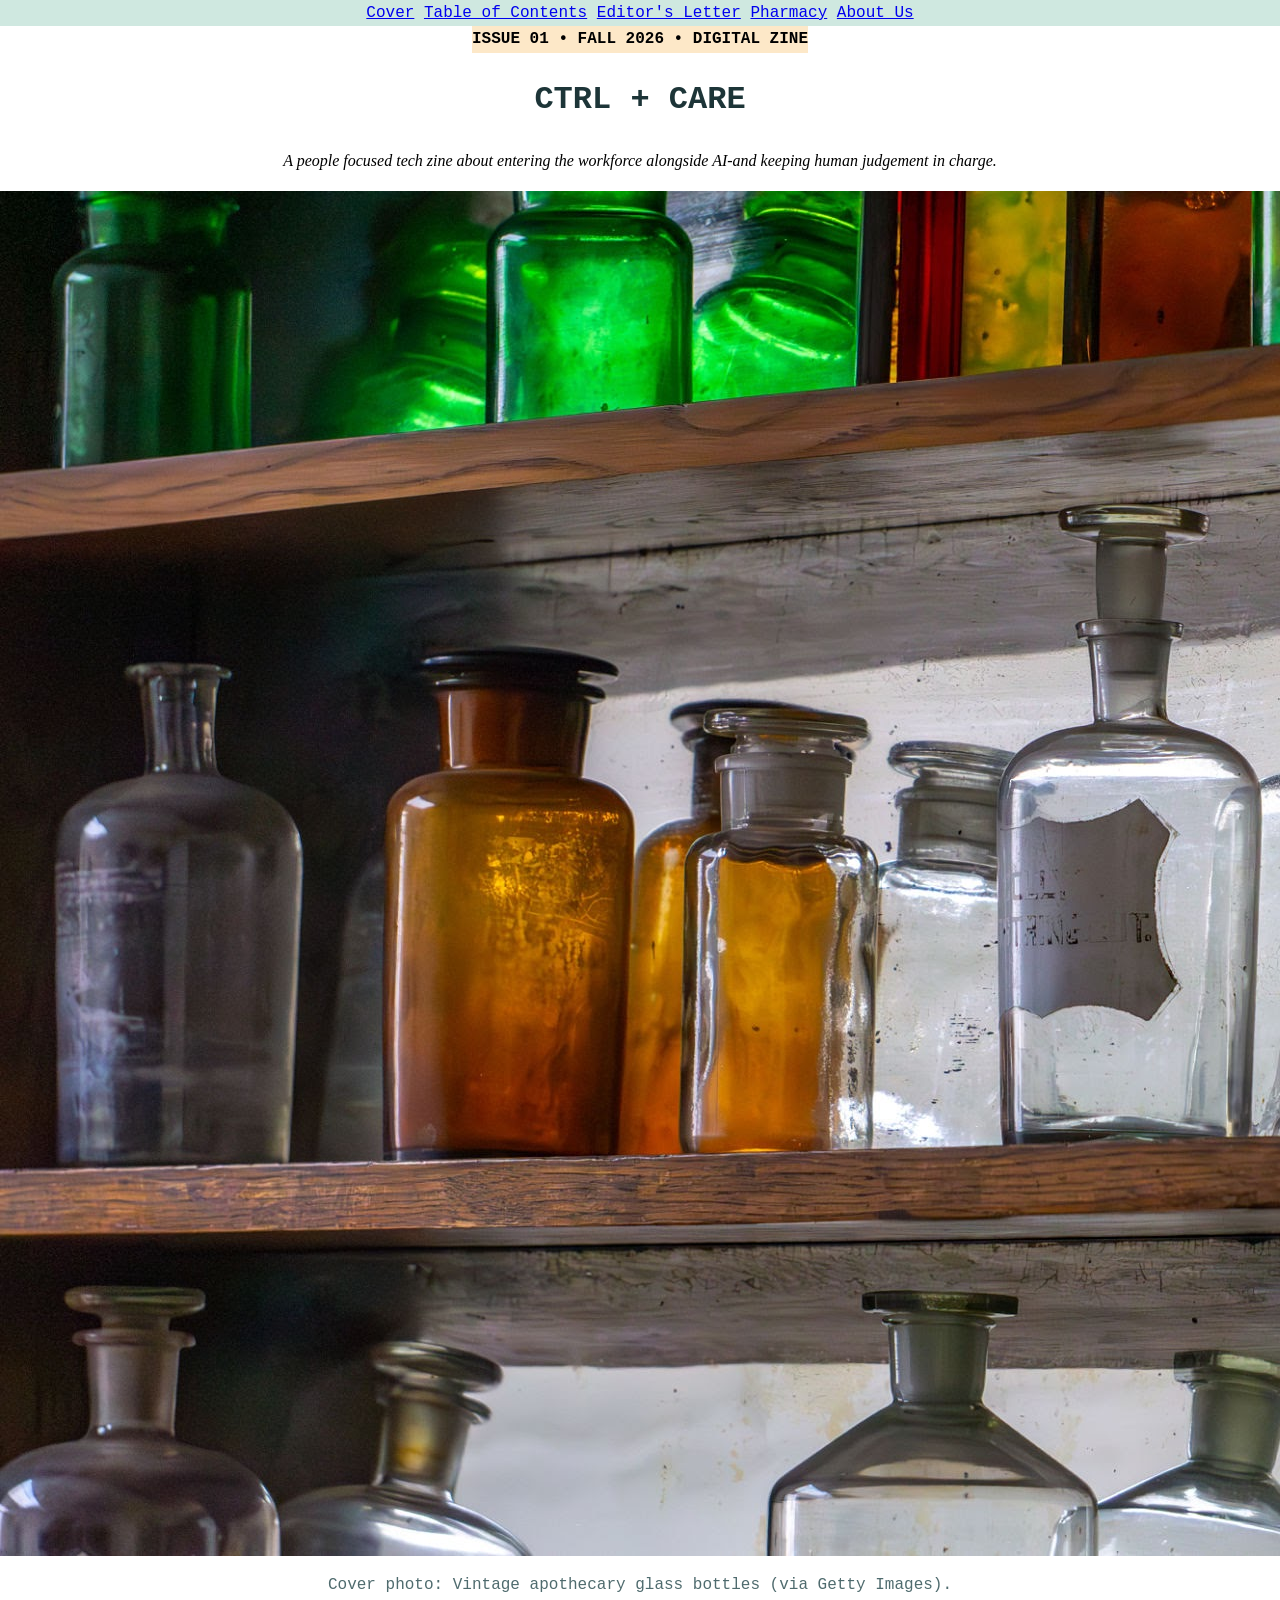
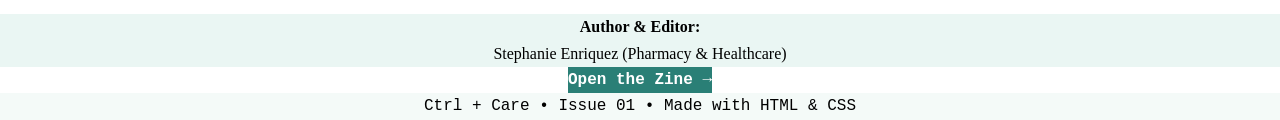
<file: index.html>
<! DOCTYPE html>
<html>
<head>
 <meta charset="UTF-8">
  <title>Ctrl + Care - Issue 01</title>
  <link rel="stylesheet" href="style.css">
</head>
<body>
  <div class="navbar">
    <a href="index.html">Cover</a>
    <a href="toc.html">Table of Contents</a>
    <a href="into.html">Editor's Letter</a>
    <a href="pharmacy.html">Pharmacy</a>
    <a href="about.html">About Us</a>
  </div>
  <div class="page-box" style= "text-align: center;">
    <span class="tag">ISSUE 01 &bull; FALL 2026 &bull; DIGITAL ZINE </span>
    <h1>CTRL + CARE</h1>
    <p><em>A people focused tech zine about entering the workforce alongside AI-and keeping human judgement in charge.</em></p>
    <img src="cover.jpg" alt="Vintage amber and green glass apothecary bottles on wooden shelves">
    <p class="caption">Cover photo: Vintage apothecary glass bottles (via Getty Images).</p>
    <div class="note-box">
     <strong>Author &amp; Editor:</strong><br>
      Stephanie Enriquez (Pharmacy &amp; Healthcare)
    </div>
    <a class="btn" href="toc.html"> Open the Zine &rarr;</a>
  </div>
  <div class="footer">
   Ctrl + Care &bull; Issue 01 &bull; Made with HTML &amp; CSS
  </div>
</body>
</html>
</file>
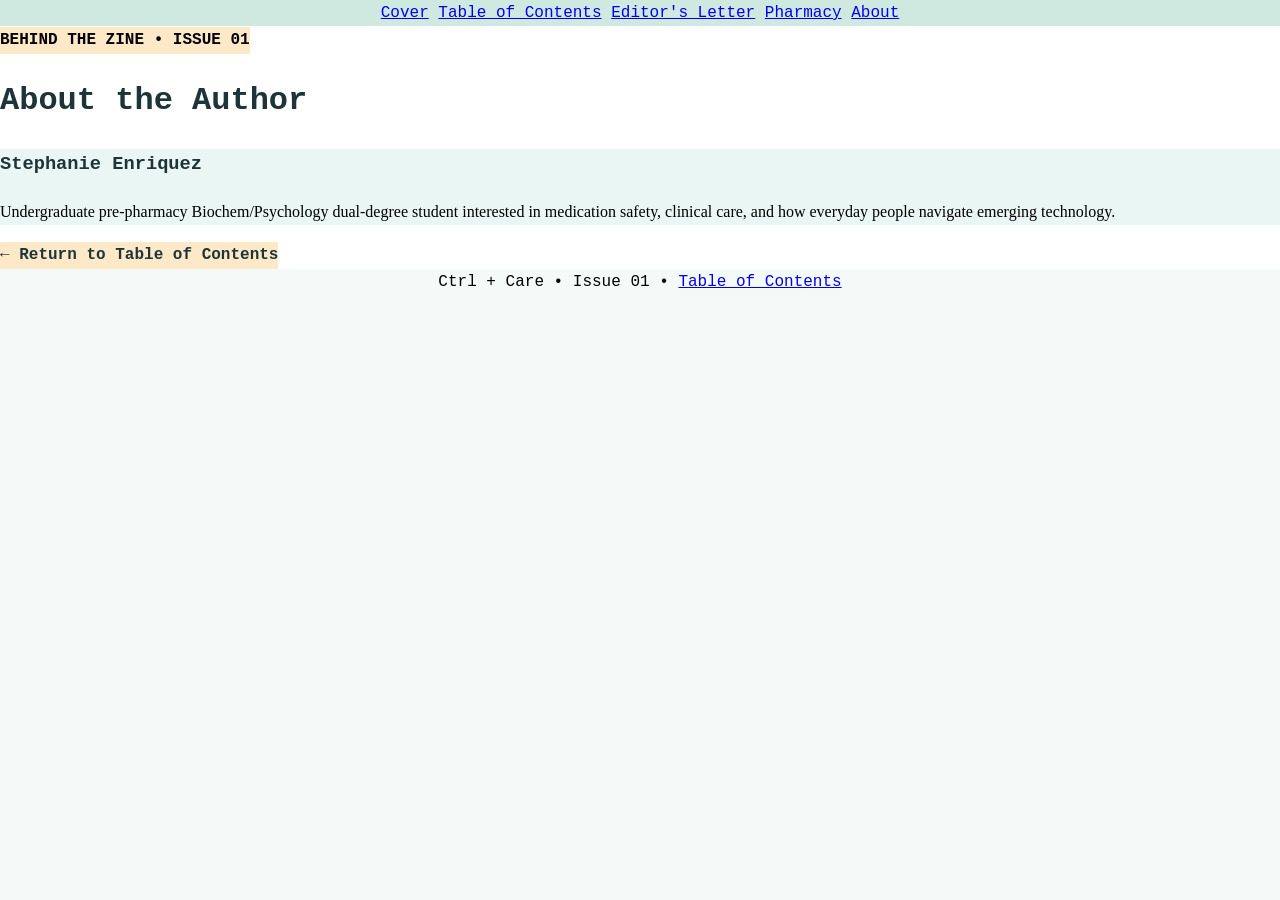
<file: about.html>
<!DOCTYPE html>
<html>
<head>
  <meta charset="UTF-8">
  <title>About the Author — Ctrl + Care</title>
  <link rel="stylesheet" href="style.css">
</head>
<body>
  <div class="navbar">
    <a href="index.html">Cover</a>
    <a href="toc.html">Table of Contents</a>
    <a href="intro.html">Editor's Letter</a>
    <a href="pharmacy.html">Pharmacy</a>
    <a href="about.html">About</a>
  </div>
  <div class="page-box">
    <span class="tag">BEHIND THE ZINE &bull; ISSUE 01</span>
    <h1>About the Author</h1>
    <div class="note-box">
      <h3>Stephanie Enriquez</h3>
      <p>
        Undergraduate pre-pharmacy Biochem/Psychology dual-degree student interested in medication safety, clinical care, and how everyday people navigate emerging technology.
      </p>
    </div>
    <a class="back-btn" href="toc.html">&larr; Return to Table of Contents</a>
  </div>
  <div class="footer">
    Ctrl + Care &bull; Issue 01 &bull; <a href="toc.html">Table of Contents</a>
  </div>
</body>
</html>
</file>
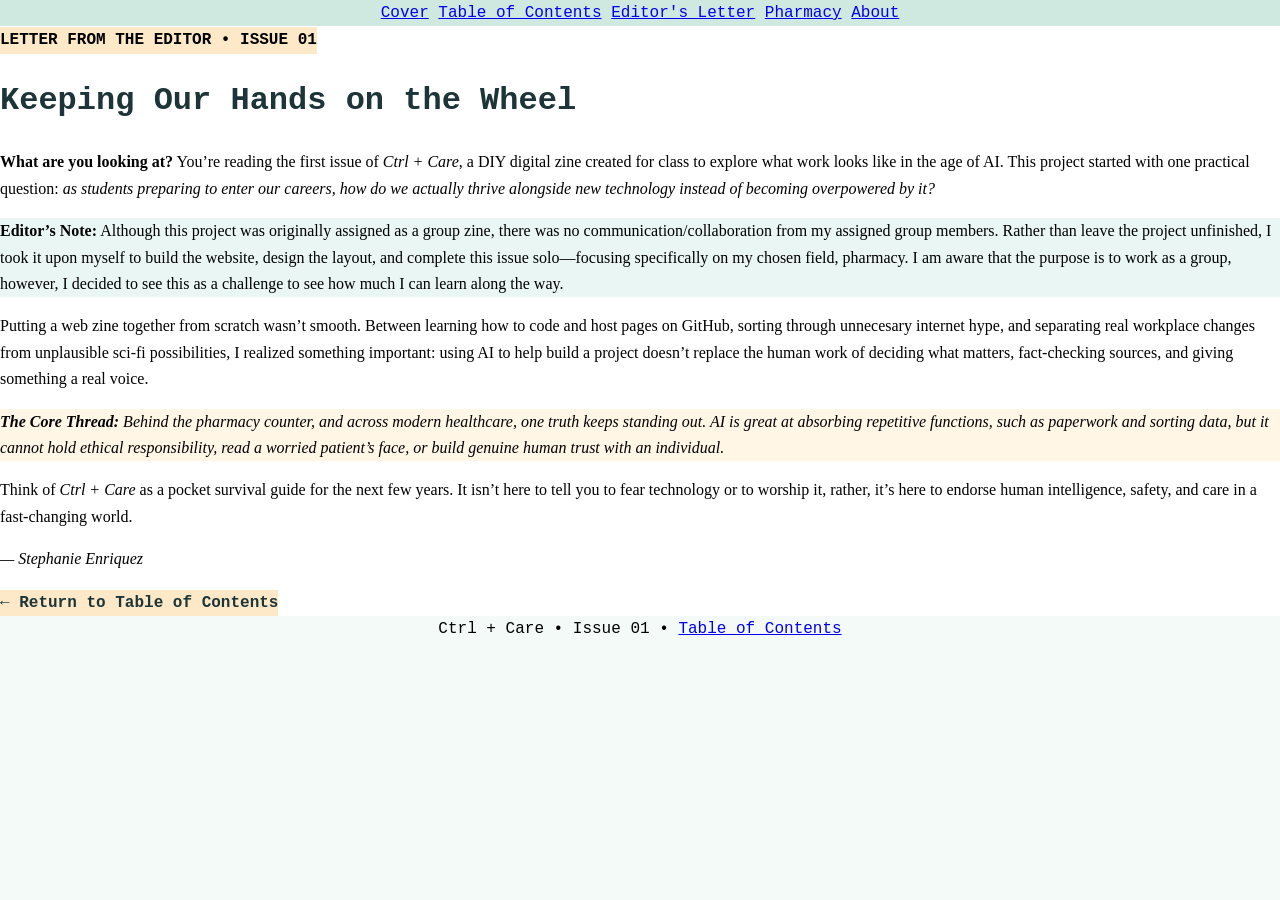
<file: intro.html>
<!DOCTYPE html>
<html>
<head>
  <meta charset="UTF-8">
  <title>Letter from the Editor — Ctrl + Care</title>
  <link rel="stylesheet" href="style.css">
</head>
<body>
  <div class="navbar">
    <a href="index.html">Cover</a>
    <a href="toc.html">Table of Contents</a>
    <a href="intro.html">Editor's Letter</a>
    <a href="pharmacy.html">Pharmacy</a>
    <a href="about.html">About</a>
  </div>
  <div class="page-box">
    <span class="tag">LETTER FROM THE EDITOR &bull; ISSUE 01</span>
    <h1>Keeping Our Hands on the Wheel</h1>
    <p>
      <strong>What are you looking at?</strong> You’re reading the first issue of <em>Ctrl + Care</em>, a DIY digital zine created for class to explore what work looks like in the age of AI. This project started with one practical question: <em>as students preparing to enter our careers, how do we actually thrive alongside new technology instead of becoming overpowered by it?</em>
    </p>
    <div class="note-box">
      <strong>Editor’s Note:</strong> Although this project was originally assigned as a group zine, there was no communication/collaboration from my assigned group members. Rather than leave the project unfinished, I took it upon myself to build the website, design the layout, and complete this issue solo—focusing specifically on my chosen field, pharmacy. I am aware that the purpose is to work as a group, however, I decided to see this as a challenge to see how much I can learn along the way.
    </div>
    <p>
      Putting a web zine together from scratch wasn’t smooth. Between learning how to code and host pages on GitHub, sorting through unnecesary internet hype, and separating real workplace changes from unplausible sci-fi possibilities, I realized something important: using AI to help build a project doesn’t replace the human work of deciding what matters, fact-checking sources, and giving something a real voice.
    </p>
    <div class="quote-box">
      <strong>The Core Thread:</strong> Behind the pharmacy counter, and across modern healthcare, one truth keeps standing out. AI is great at absorbing repetitive functions, such as paperwork and sorting data, but it cannot hold ethical responsibility, read a worried patient’s face, or build genuine human trust with an individual.
    </div>
    <p>
      Think of <em>Ctrl + Care</em> as a pocket survival guide for the next few years. It isn’t here to tell you to fear technology or to worship it, rather, it’s here to endorse human intelligence, safety, and care in a fast-changing world.
    </p>
    <p><em>— Stephanie Enriquez</em></p>
    <a class="back-btn" href="toc.html">&larr; Return to Table of Contents</a>
  </div>
  <div class="footer">
    Ctrl + Care &bull; Issue 01 &bull; <a href="toc.html">Table of Contents</a>
  </div>
</body>
</html>
</file>
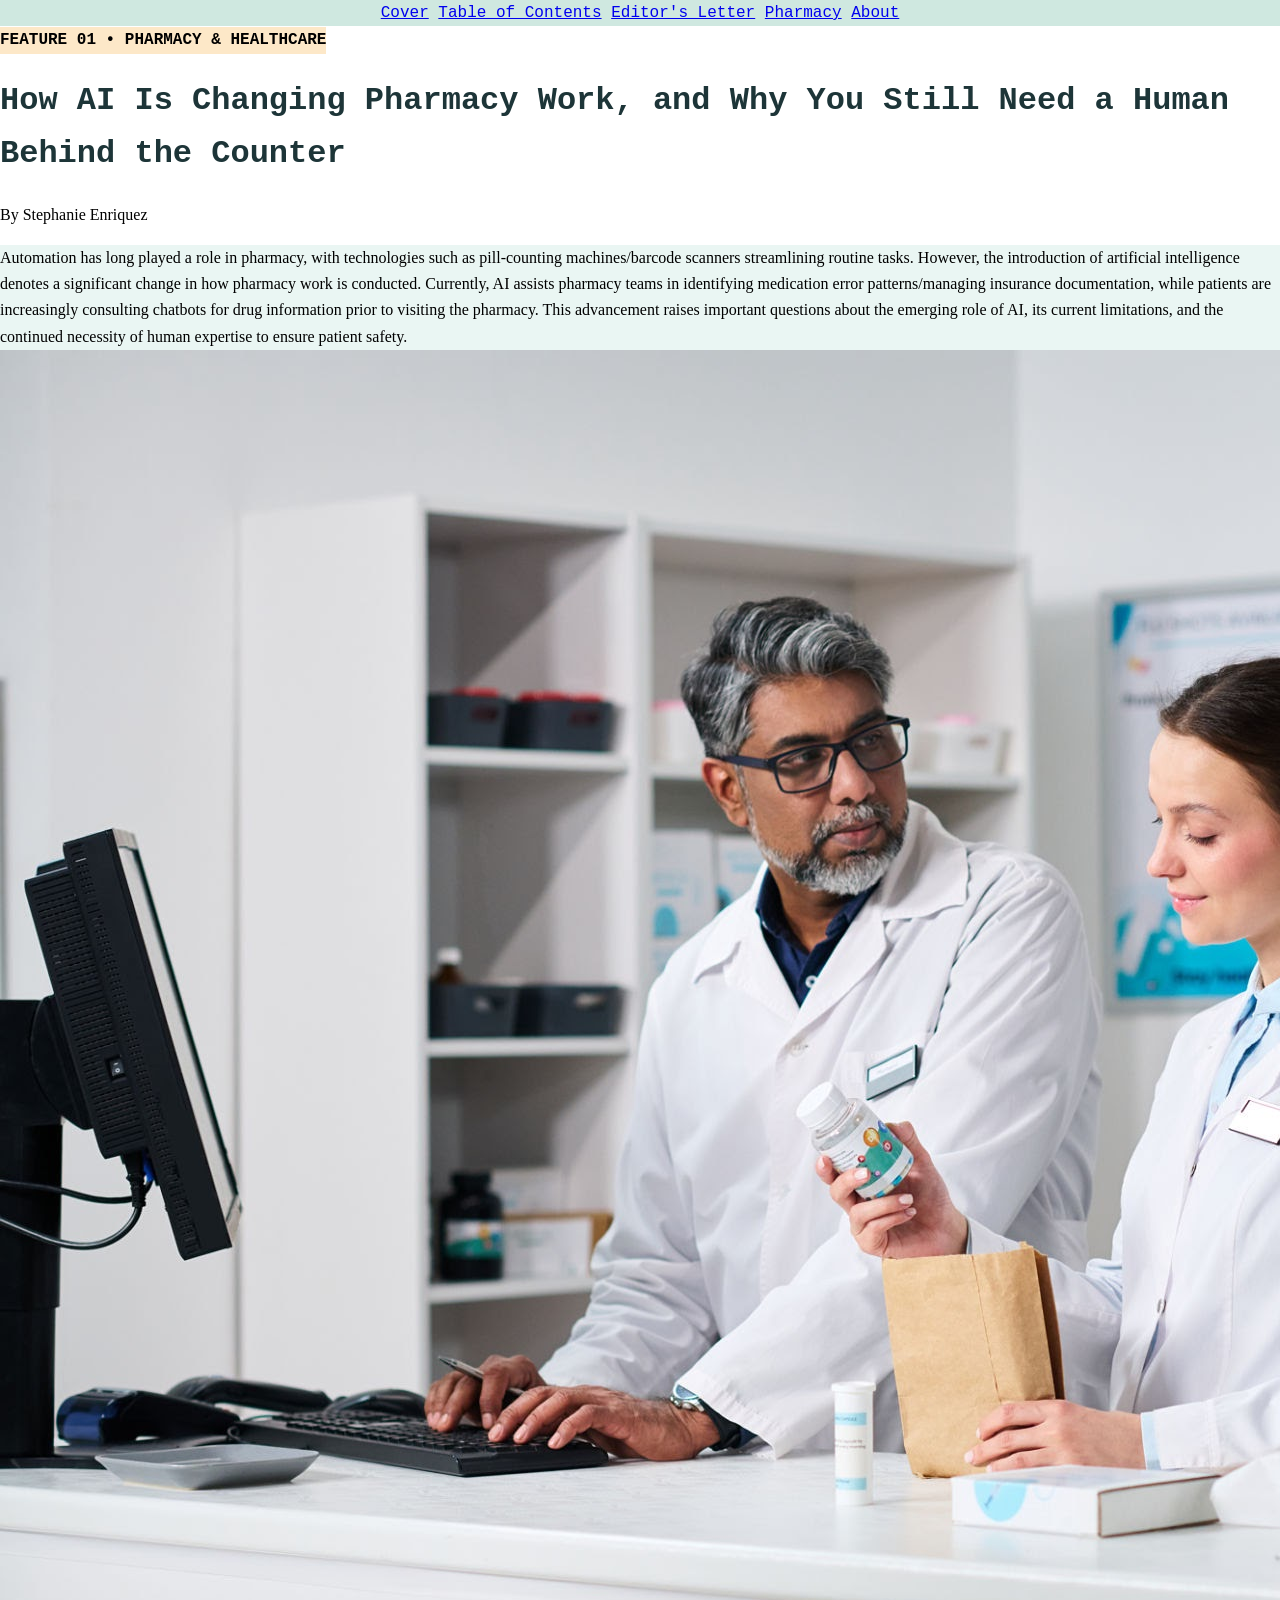
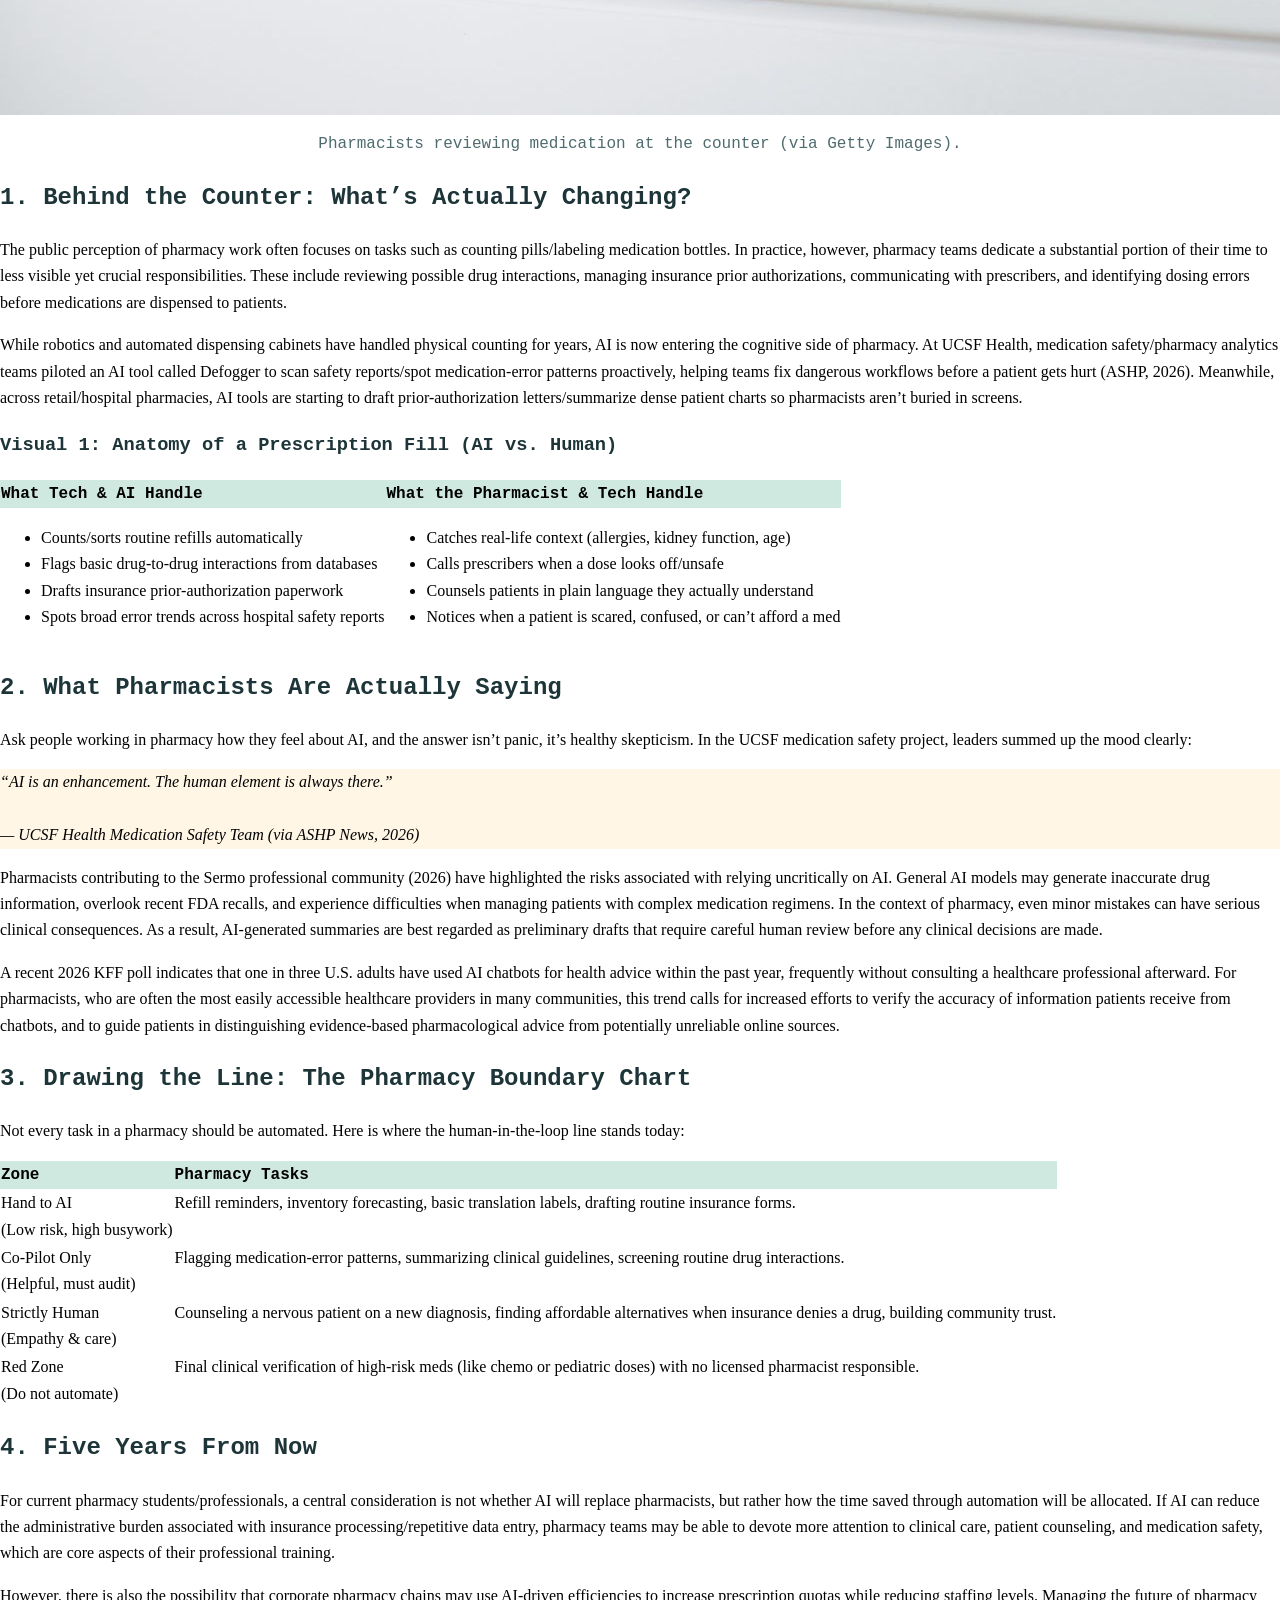
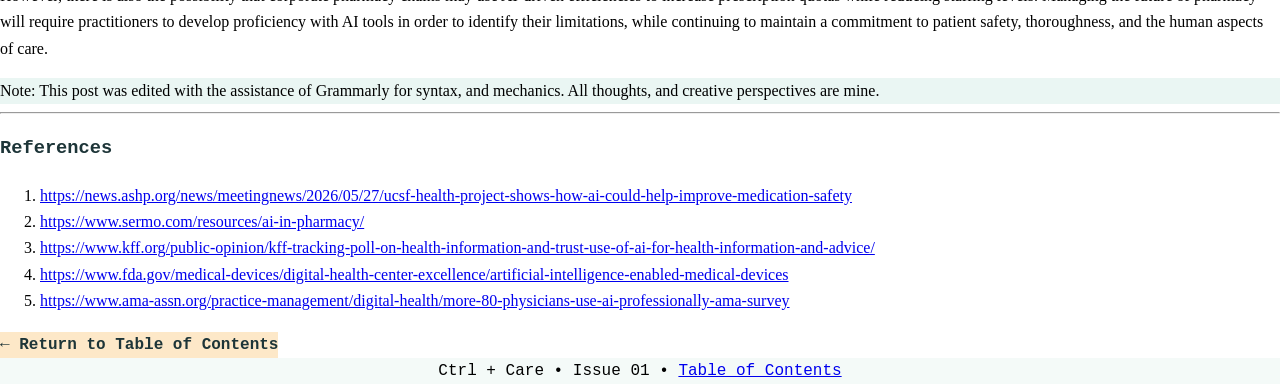
<file: pharmacy.html>
<!DOCTYPE html>
<html>
<head>
  <meta charset="UTF-8">
  <title>How AI Is Changing Pharmacy Work — Ctrl + Care</title>
  <link rel="stylesheet" href="style.css">
</head>
<body>
  <div class="navbar">
    <a href="index.html">Cover</a>
    <a href="toc.html">Table of Contents</a>
    <a href="intro.html">Editor's Letter</a>
    <a href="pharmacy.html">Pharmacy</a>
    <a href="about.html">About</a>
  </div>
  <div class="page-box">
    <span class="tag">FEATURE 01 &bull; PHARMACY &amp; HEALTHCARE</span>
    <h1>How AI Is Changing Pharmacy Work, and Why You Still Need a Human Behind the Counter</h1>
    <p>By Stephanie Enriquez</p>
    <div class="note-box">
      Automation has long played a role in pharmacy, with technologies such as pill-counting machines/barcode scanners streamlining routine tasks. However, the introduction of artificial intelligence denotes a significant change in how pharmacy work is conducted. Currently, AI assists pharmacy teams in identifying medication error patterns/managing insurance documentation, while patients are increasingly consulting chatbots for drug information prior to visiting the pharmacy. This advancement raises important questions about the emerging role of AI, its current limitations, and the continued necessity of human expertise to ensure patient safety.
    </div>
    <img src="pharmacy.jpg" alt="Two pharmacists reviewing a medication bottle together at a pharmacy counter with a computer">
    <p class="caption">Pharmacists reviewing medication at the counter (via Getty Images).</p>
    <h2>1. Behind the Counter: What’s Actually Changing?</h2>
    <p>
      The public perception of pharmacy work often focuses on tasks such as counting pills/labeling medication bottles. In practice, however, pharmacy teams dedicate a substantial portion of their time to less visible yet crucial responsibilities. These include reviewing possible drug interactions, managing insurance prior authorizations, communicating with prescribers, and identifying dosing errors before medications are dispensed to patients.
    </p>
    <p>
      While robotics and automated dispensing cabinets have handled physical counting for years, AI is now entering the cognitive side of pharmacy. At UCSF Health, medication safety/pharmacy analytics teams piloted an AI tool called Defogger to scan safety reports/spot medication-error patterns proactively, helping teams fix dangerous workflows before a patient gets hurt (ASHP, 2026). Meanwhile, across retail/hospital pharmacies, AI tools are starting to draft prior-authorization letters/summarize dense patient charts so pharmacists aren’t buried in screens.
    </p>
    <h3>Visual 1: Anatomy of a Prescription Fill (AI vs. Human)</h3>
    <table>
      <tr>
        <th>What Tech &amp; AI Handle</th>
        <th>What the Pharmacist &amp; Tech Handle</th>
      </tr>
      <tr>
        <td>
          <ul>
            <li>Counts/sorts routine refills automatically</li>
            <li>Flags basic drug-to-drug interactions from databases</li>
            <li>Drafts insurance prior-authorization paperwork</li>
            <li>Spots broad error trends across hospital safety reports</li>
          </ul>
        </td>
        <td>
          <ul>
            <li>Catches real-life context (allergies, kidney function, age)</li>
            <li>Calls prescribers when a dose looks off/unsafe</li>
            <li>Counsels patients in plain language they actually understand</li>
            <li>Notices when a patient is scared, confused, or can’t afford a med</li>
          </ul>
        </td>
      </tr>
    </table>
    <h2>2. What Pharmacists Are Actually Saying</h2>
    <p>
      Ask people working in pharmacy how they feel about AI, and the answer isn’t panic, it’s healthy skepticism. In the UCSF medication safety project, leaders summed up the mood clearly:
    </p>
    <div class="quote-box">
      “AI is an enhancement. The human element is always there.”
      <br><br>— UCSF Health Medication Safety Team (via ASHP News, 2026)
    </div>
    <p>
      Pharmacists contributing to the Sermo professional community (2026) have highlighted the risks associated with relying uncritically on AI. General AI models may generate inaccurate drug information, overlook recent FDA recalls, and experience difficulties when managing patients with complex medication regimens. In the context of pharmacy, even minor mistakes can have serious clinical consequences. As a result, AI-generated summaries are best regarded as preliminary drafts that require careful human review before any clinical decisions are made.
    </p>
    <p>
      A recent 2026 KFF poll indicates that one in three U.S. adults have used AI chatbots for health advice within the past year, frequently without consulting a healthcare professional afterward. For pharmacists, who are often the most easily accessible healthcare providers in many communities, this trend calls for increased efforts to verify the accuracy of information patients receive from chatbots, and to guide patients in distinguishing evidence-based pharmacological advice from potentially unreliable online sources.
    </p>
    <h2>3. Drawing the Line: The Pharmacy Boundary Chart</h2>
    <p>
      Not every task in a pharmacy should be automated. Here is where the human-in-the-loop line stands today:
    </p>
    <table>
      <tr>
        <th>Zone</th>
        <th>Pharmacy Tasks</th>
      </tr>
      <tr>
        <td>Hand to AI<br>(Low risk, high busywork)</td>
        <td>Refill reminders, inventory forecasting, basic translation labels, drafting routine insurance forms.</td>
      </tr>
      <tr>
        <td>Co-Pilot Only<br>(Helpful, must audit)</td>
        <td>Flagging medication-error patterns, summarizing clinical guidelines, screening routine drug interactions.</td>
      </tr>
      <tr>
        <td>Strictly Human<br>(Empathy &amp; care)</td>
        <td>Counseling a nervous patient on a new diagnosis, finding affordable alternatives when insurance denies a drug, building community trust.</td>
      </tr>
      <tr>
        <td>Red Zone<br>(Do not automate)</td>
        <td>Final clinical verification of high-risk meds (like chemo or pediatric doses) with no licensed pharmacist responsible.</td>
      </tr>
    </table>
    <h2>4. Five Years From Now</h2>
    <p>
      For current pharmacy students/professionals, a central consideration is not whether AI will replace pharmacists, but rather how the time saved through automation will be allocated. If AI can reduce the administrative burden associated with insurance processing/repetitive data entry, pharmacy teams may be able to devote more attention to clinical care, patient counseling, and medication safety, which are core aspects of their professional training.
    </p>
    <p>
      However, there is also the possibility that corporate pharmacy chains may use AI-driven efficiencies to increase prescription quotas while reducing staffing levels. Managing the future of pharmacy will require practitioners to develop proficiency with AI tools in order to identify their limitations, while continuing to maintain a commitment to patient safety, thoroughness, and the human aspects of care.
    </p>
    <div class="note-box">
      Note: This post was edited with the assistance of Grammarly for syntax, and mechanics. All thoughts, and creative perspectives are mine.
    </div>
    <hr>
    <h3>References</h3>
    <ol>
      <li><a href="https://news.ashp.org/news/meetingnews/2026/05/27/ucsf-health-project-shows-how-ai-could-help-improve-medication-safety" target="_blank">https://news.ashp.org/news/meetingnews/2026/05/27/ucsf-health-project-shows-how-ai-could-help-improve-medication-safety</a></li>
      <li><a href="https://www.sermo.com/resources/ai-in-pharmacy/" target="_blank">https://www.sermo.com/resources/ai-in-pharmacy/</a></li>
      <li><a href="https://www.kff.org/public-opinion/kff-tracking-poll-on-health-information-and-trust-use-of-ai-for-health-information-and-advice/" target="_blank">https://www.kff.org/public-opinion/kff-tracking-poll-on-health-information-and-trust-use-of-ai-for-health-information-and-advice/</a></li>
      <li><a href="https://www.fda.gov/medical-devices/digital-health-center-excellence/artificial-intelligence-enabled-medical-devices" target="_blank">https://www.fda.gov/medical-devices/digital-health-center-excellence/artificial-intelligence-enabled-medical-devices</a></li>
      <li><a href="https://www.ama-assn.org/practice-management/digital-health/more-80-physicians-use-ai-professionally-ama-survey" target="_blank">https://www.ama-assn.org/practice-management/digital-health/more-80-physicians-use-ai-professionally-ama-survey</a></li>
    </ol>
    <a class="back-btn" href="toc.html">&larr; Return to Table of Contents</a>
  </div>
  <div class="footer">
    Ctrl + Care &bull; Issue 01 &bull; <a href="toc.html">Table of Contents</a>
  </div>
</body>
</html>
</file>
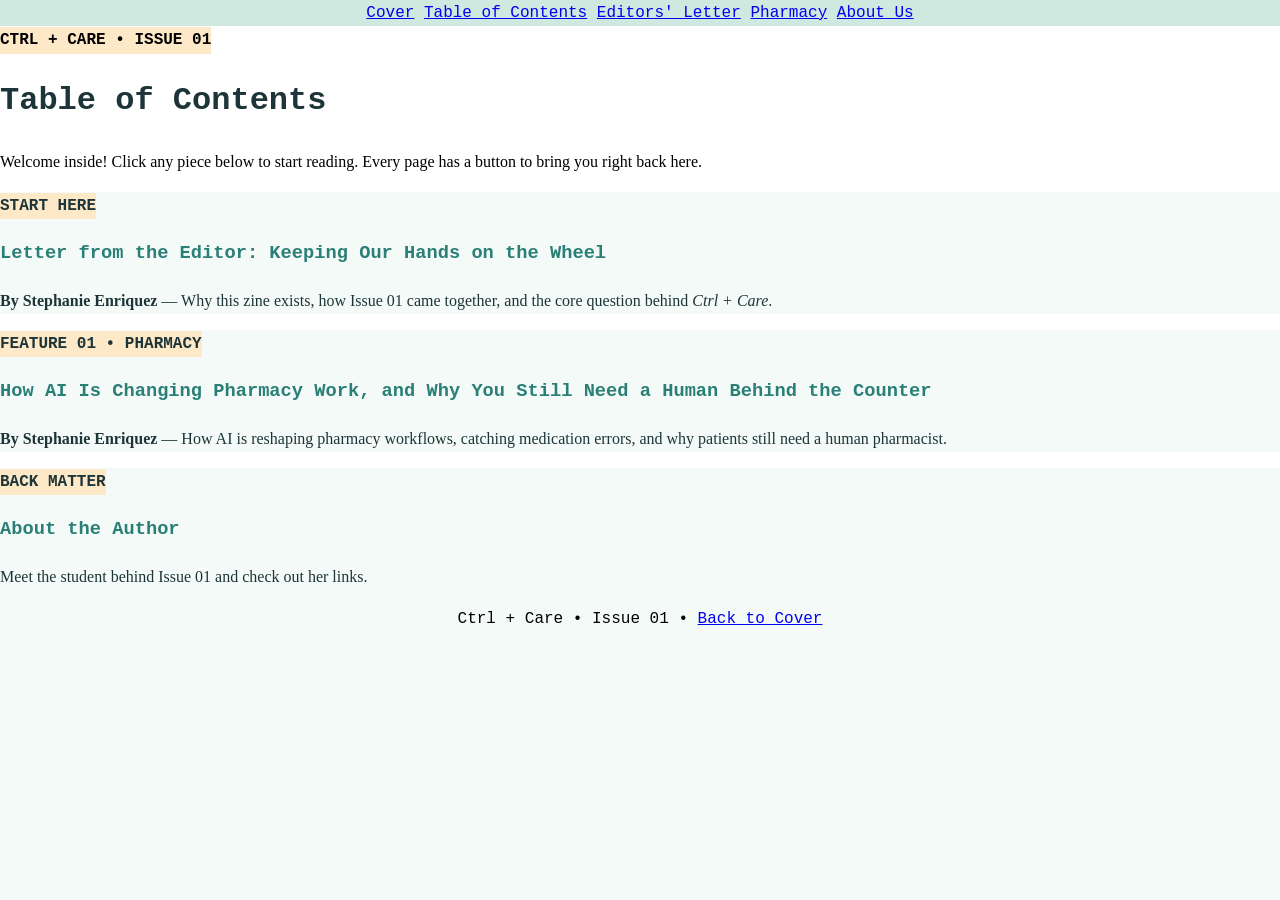
<file: toc.html>
<!DOCTYPE html>
<html>
<head>
  <meta charset="UTF-8">
  <title>Table of Contents - Ctrl + Care</title>
  <link rel="stylesheet" href="style.css">
</head>
<body>
  <div class="navbar">
    <a href="index.html">Cover</a>
    <a href="toc.html">Table of Contents</a>
    <a href="intro.html">Editors' Letter</a>
    <a href="pharmacy.html">Pharmacy</a>
    <a href="about.html">About Us</a>
  </div>
  <div class="page-box">
    <span class="tag">CTRL + CARE &bull; ISSUE 01</span>
    <h1>Table of Contents</h1>
    <p>Welcome inside! Click any piece below to start reading. Every page has a button to bring you right back here.</p>
    <a class="toc-card" href="intro.html">
      <span class="tag">START HERE</span>
      <h3>Letter from the Editor: Keeping Our Hands on the Wheel</h3>
      <p><strong>By Stephanie Enriquez</strong> — Why this zine exists, how Issue 01 came together, and the core question behind <em>Ctrl + Care</em>.</p>
    </a>
    <a class="toc-card" href="pharmacy.html">
      <span class="tag">FEATURE 01 &bull; PHARMACY</span>
      <h3>How AI Is Changing Pharmacy Work, and Why You Still Need a Human Behind the Counter</h3>
      <p><strong>By Stephanie Enriquez</strong> — How AI is reshaping pharmacy workflows, catching medication errors, and why patients still need a human pharmacist.</p>
    </a>
    <a class="toc-card" href="about.html">
      <span class="tag">BACK MATTER</span>
      <h3>About the Author</h3>
      <p>Meet the student behind Issue 01 and check out her links.</p>
    </a>
  </div>
  <div class="footer">
    Ctrl + Care &bull; Issue 01 &bull; <a href="index.html">Back to Cover</a>
  </div>
</body>
</html>
</file>
<file: style.css>
body{
  background-color: #f4faf8;
  font-family: Georgia, serif;
  line-height: 1.65;
  max-width: 760 px;
  margin: 0 auto;
  padding: 20 px; 
}
.navbar {
  background-color: #cfe8e0;
  border: 2 px solid: #1d3538;
  border-radius: 12 px;
  text-align: center;
  margin-bottom: 24 px;
  font-family: "Courier New", monospace;
}
.navbar a:hover {
  color: #2a7f76;
  text-decoration: underline;
}
h1, h2, h3 {
  font-family: "Courier New", monospace;
  color: #1d3538
}
.page-box {
  background-color: #ffffff;
  border: 2 px solid #1d3538;
  border-radius: 16 px;
  padding: 28 px;
  margin-bottom: 24 px;
}
.tag {
  display: inline-block;
  background-color: #fde8c8;
  border: 1.5 px solid #1d3538;
  border-radius: 20 px;
  padding: 4 px 12 px;
  font-family: "Courier New", monospace;
  font-size: 13 px;
  font-weight: bold;
  margin-bottom: 10 px;
}
.note-box {
  background-color: #eaf6f3;
  border: 2 px dashed #2a7f76;
  border-radius: 12 px;
  padding: 15 px;
  margin: 20 px 0;
}
.quote-box {
  background-color: #fff6e6;
  border-left: 6 px solid #d9822b;
  border-radius: 8 px;
  padding: 15 px 18 px;
  margin: 20 px 0;
  font-style: italic;
}
.btn {
  display: inline-block;
  background-color: #2a7f76;
  color: #ffffff;
  font-family: "Courier New", monospace;
  font-weight: bold;
  text-decoration: none;
  padding: 12 px 22 px;
  border: 2 px solid #1d3538;
  border-radius: 25 px;
  margin-top: 12 px;
}
.btn:hover {
  background-color: #1d3538;
}
.back-btn {
  display: inline-block;
  background-color: #fde8c8;
  color: #1d3538;
  font-family: "Courier New", monospace;
  font-weight: bold;
  font-size: 14 px;
  text-decoration: none;
  padding: 8 px 16 px;
  border: 2 px solid #1d3538;
  border-radius: 20 px;
  margin-top: 15 px;
}
.back-btn:hover {
  background-color: #cfe8e0;
}
.toc-card {
  display: block;
  background-color: #f4faf8;
  border: 2 px solid #1d3538;
  border-radius: 12 px;
  padding: 16 px;
  margin-bottom: 16 px;
  text-decoration: none;
  color: #1d3538;
}
.toc-card:hover {
  background-color: #cfe8e0;
}
.toc-card h3 {
  margin: 6 px 0;
  color: #2a7f76;
}
table {
  width: 100 %;
  border-collapse: collapse;
  margin: 20 px 0;
  font-size: 15 px;
}
th, td {
  border: 1.5 px solid #1d3538;
  padding: 10 px;
  text-align: left;
  vertical-align: top;
}
th {
  background-color: #cfe8e0;
  font-family: "Courier New", monospace;
}
img {
  max-width: 100 %;
  height: auto;
  border: 2 px solid #1d3538;
  border-radius: 12 px;
  display: block;
  margin: 15 px auto;
}
.caption {
  text-align: center;
  font-family: "Courier New", monospace;
  font-size: 13 px;
  color: #4f6b6e;
  margin-top: -8 px;
  margin-bottom: 20 px;
}
.footer {
  text-align: center;
  font-family: "Courier New", monospace;
  font-size: 13 px;
  padding-top: 15 px;
  border-top: 2 px dashed #2a7f76;
}
</file>
